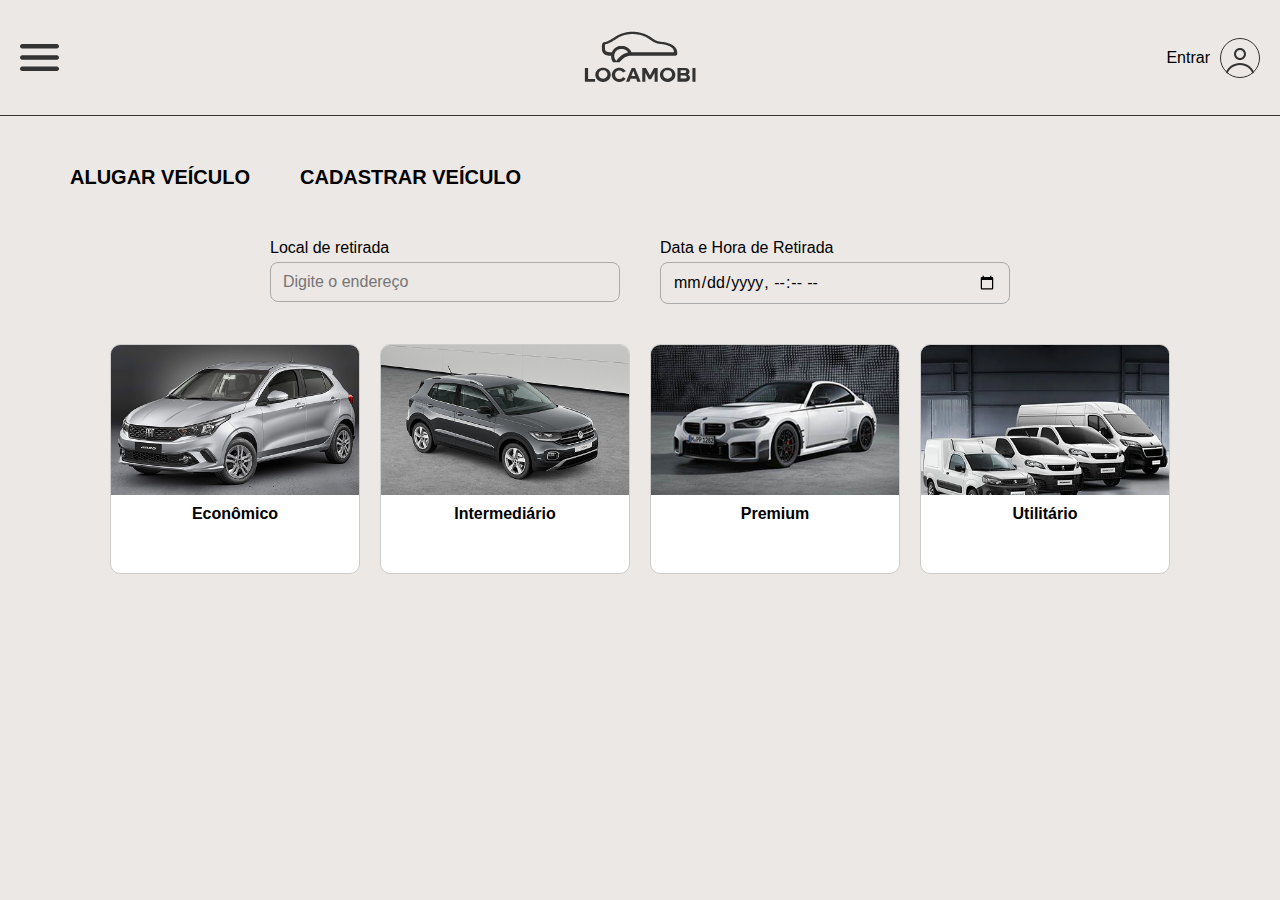
<file: index.html>
<!DOCTYPE html>

<html lang="en">
<head>
    <meta charset="UTF-8">
    <meta name="viewport" content="width=device-width, initial-scale=1.0">
    <title>Locamobi</title>
    <link rel="stylesheet" href="style.css">
</head>

<body>
    <nav>
        <ul class="navbar">
            <li class="logo">
                <a href="#">
                    <img src="./assets/Logo.svg" alt="Logo">
                </a>
            </li>
            <li class="menu-item">
                <button type="button" class="menu-button">
                    <img src="./assets/Menu.svg" alt="Menu">
            </li>
            <li class="login-item">
                <button type="button" class="login-button">
                    <span>Entrar</span>
                    <img src="./assets/Login.svg" alt="Login">
            </li>
        </ul>
    </nav>

    <div class="botoes-topo">
      <button>ALUGAR VEÍCULO</button>
      <button>CADASTRAR VEÍCULO</button>
    </div>

    <div class="input-wrapper">
      <div class="input-box">
        <label>Local de retirada</label>
        <input type="text" placeholder="Digite o endereço">
      </div>

      <div class="input-box">
        <label>Data e Hora de Retirada</label>
        <input type="datetime-local" placeholder="">
      </div>

    </div>

    <div class="carros-grid">
      <div class="carro-card">
        <img src="./assets/Econômico.png" alt="Carro Econômico">
        <p>Econômico</p>
      </div>

      <div class="carro-card">
        <img src="./assets/Intermediário.png" alt="Carro Intermediário">
        <p>Intermediário</p>
      </div>

      <div class="carro-card">
        <img src="./assets/premium.png" alt="Carro Premium">
        <p>Premium</p>
      </div>

      <div class="carro-card">
        <img src="./assets/utilitários.png" alt="Carros Utilitários">
        <p>Utilitário</p>
    </div>

    </div>

</body>
</html>
</file>
<file: style.css>
/* reset.css */

* {
    margin: 0;
    padding: 0;
    box-sizing: border-box;
  }
  ul {
    list-style-type: none;
    margin: 0;
    padding: 0;
    overflow: hidden;
    display: flex;
    align-items: center;
    justify-content: flex-start;
  }
  html, body {
    height: 100%;
    width: 100%;
    font-family: sans-serif;
    background: #ECE8E5;
  }
  
  img, picture, video, canvas, svg {
    display: block;
    max-width: 100%;
  }
  
  input, button, textarea, select {
    font: inherit;
    color: inherit;
    background: none;
    border: none;
    outline: none;
  }
  
  a {
    text-decoration: none;
    color: inherit;
  }
  
  ul, ol {
    list-style: none;
  }
  
  table {
    border-collapse: collapse;
    border-spacing: 0;
  }
  .navbar{
    display: flex;
    align-items: center;
    justify-content: space-between;
    padding: 10px 20px;
    border-bottom: 1px solid #333;
  }
  .navbar .logo {
    flex:1;
    display: flex;
    justify-content: center;
  }
  .navbar .menu-item{
    order: -1;
    flex: 1;
    display:flex;
    justify-content: flex-start;
  }
 .menu-button {
    background: none;
    border: none;
    cursor: pointer;
    padding: 0;
    display: flex;
    align-items: center;
    justify-content: center;
  }

  .menu-button:focus {
      outline: none;
  }

  .menu-button:hover {
      opacity: 0.8;
  }


  .navbar .logo{
    order:0;
    margin: 0 auto;
  }
  .navbar .login-item{
    order: 1px;
    flex:1;
    display : flex;
    justify-content: flex-end;
  }
  .login-button
  {
    background: none;
    border: none;
    cursor: pointer;
    padding: 0;
    display: flex;
    gap: 10px;
    align-items: center;
    justify-content: center;
  }
  .login-button:focus {
      outline: none;
  }

  .login-button:hover {
      opacity: 0.8;
  }
  .selecao-button:focus
  {
    background: #d9d9d9;
    margin:5;
    padding:5;
  }
  .botoes-topo {
    display: flex;
    gap: 10px;
    margin: 40px 50px;
    justify-content:flex-start;
  }

  .botoes-topo button {
    padding: 10px 20px;
    font-weight: bold;
    font-size: 20px;
    border-radius: 10px;
    border: none;
    background: none;
    cursor: pointer;
  }

  .botoes-topo button:focus {
     background:#d9d9d9;
  }
  .input-wrapper {
    display: flex;
    gap: 40px;
    justify-content: center;
    max-width: 800px;
    flex-wrap: wrap;
    margin: 30px auto;
  }

  .input-box {
    display: flex;
    flex-direction: column;
    gap: 5px;
    width: 100%;
    max-width: 350px;
  }

  .input-box input {
    border: 1px solid #aaa;
    border-radius: 8px;
    padding: 10px 12px;
    font-size: 16px;
  }
  .carros-grid {
    display: flex;
    flex-wrap: wrap;
    justify-content: center;
    gap: 20px;
    margin-top: 40px;
    padding: 0 40px;
}

.carro-card {
    border: 1px solid #ccc;
    border-radius: 10px;
    overflow: hidden;
    width: 250px;
    height: 230px;
    text-align: center;
    background: white;
}

.carro-card img {
    width: 100%;
    height: 150px;
    object-fit: cover;
}

.carro-card p {
    padding: 10px;
    font-weight: bold;
}
</file>
